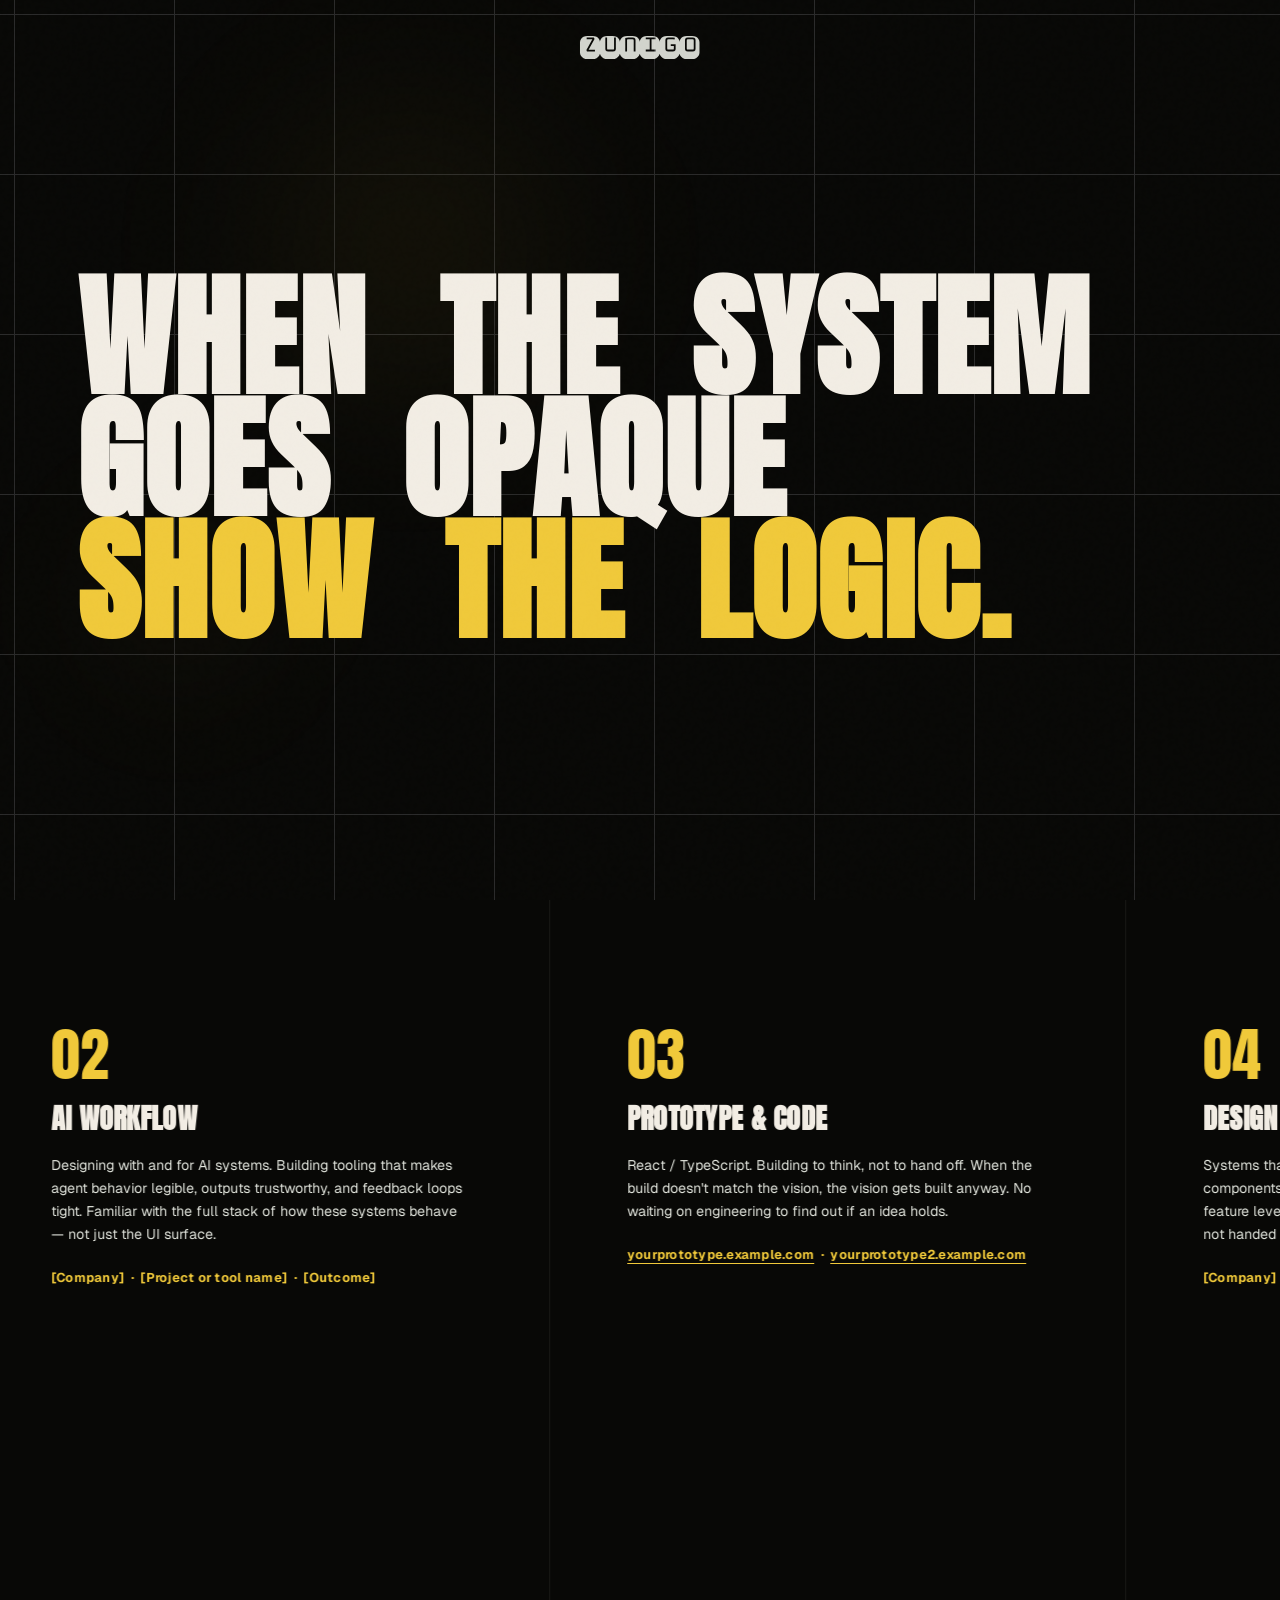
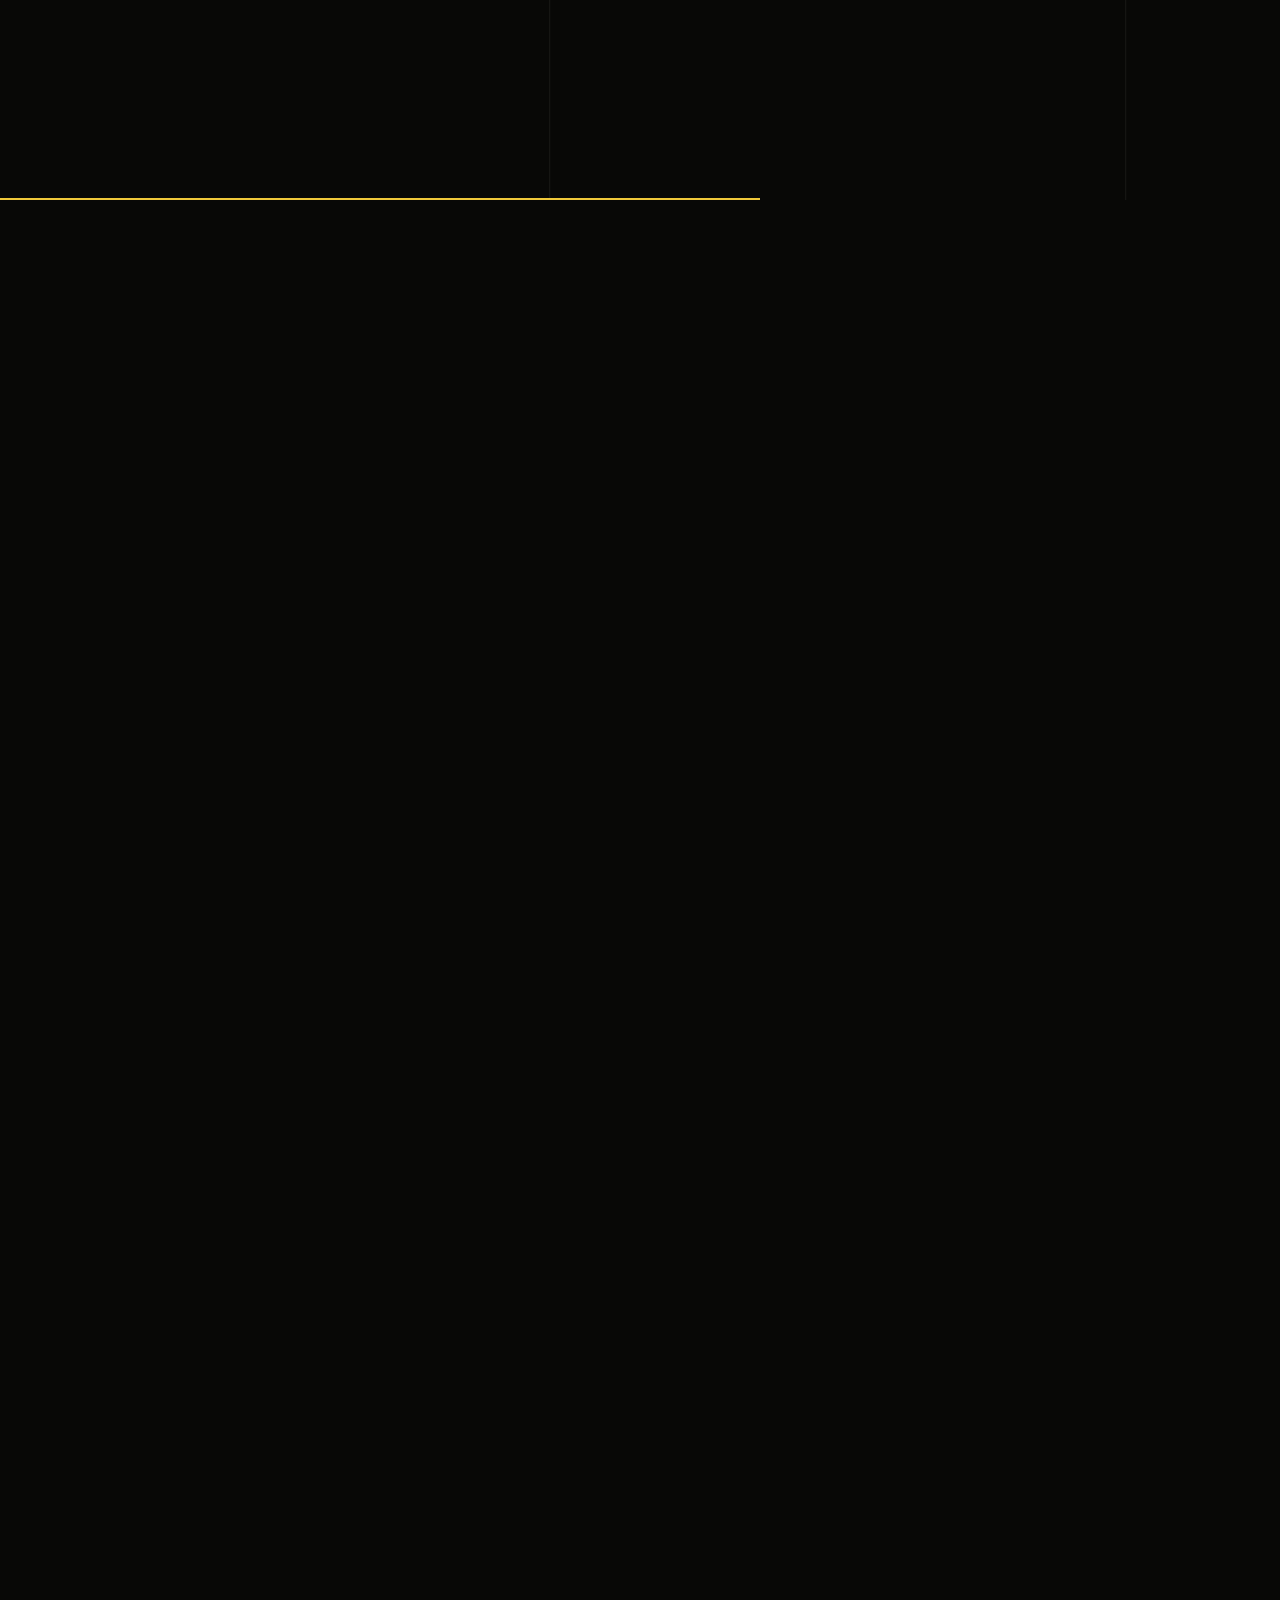
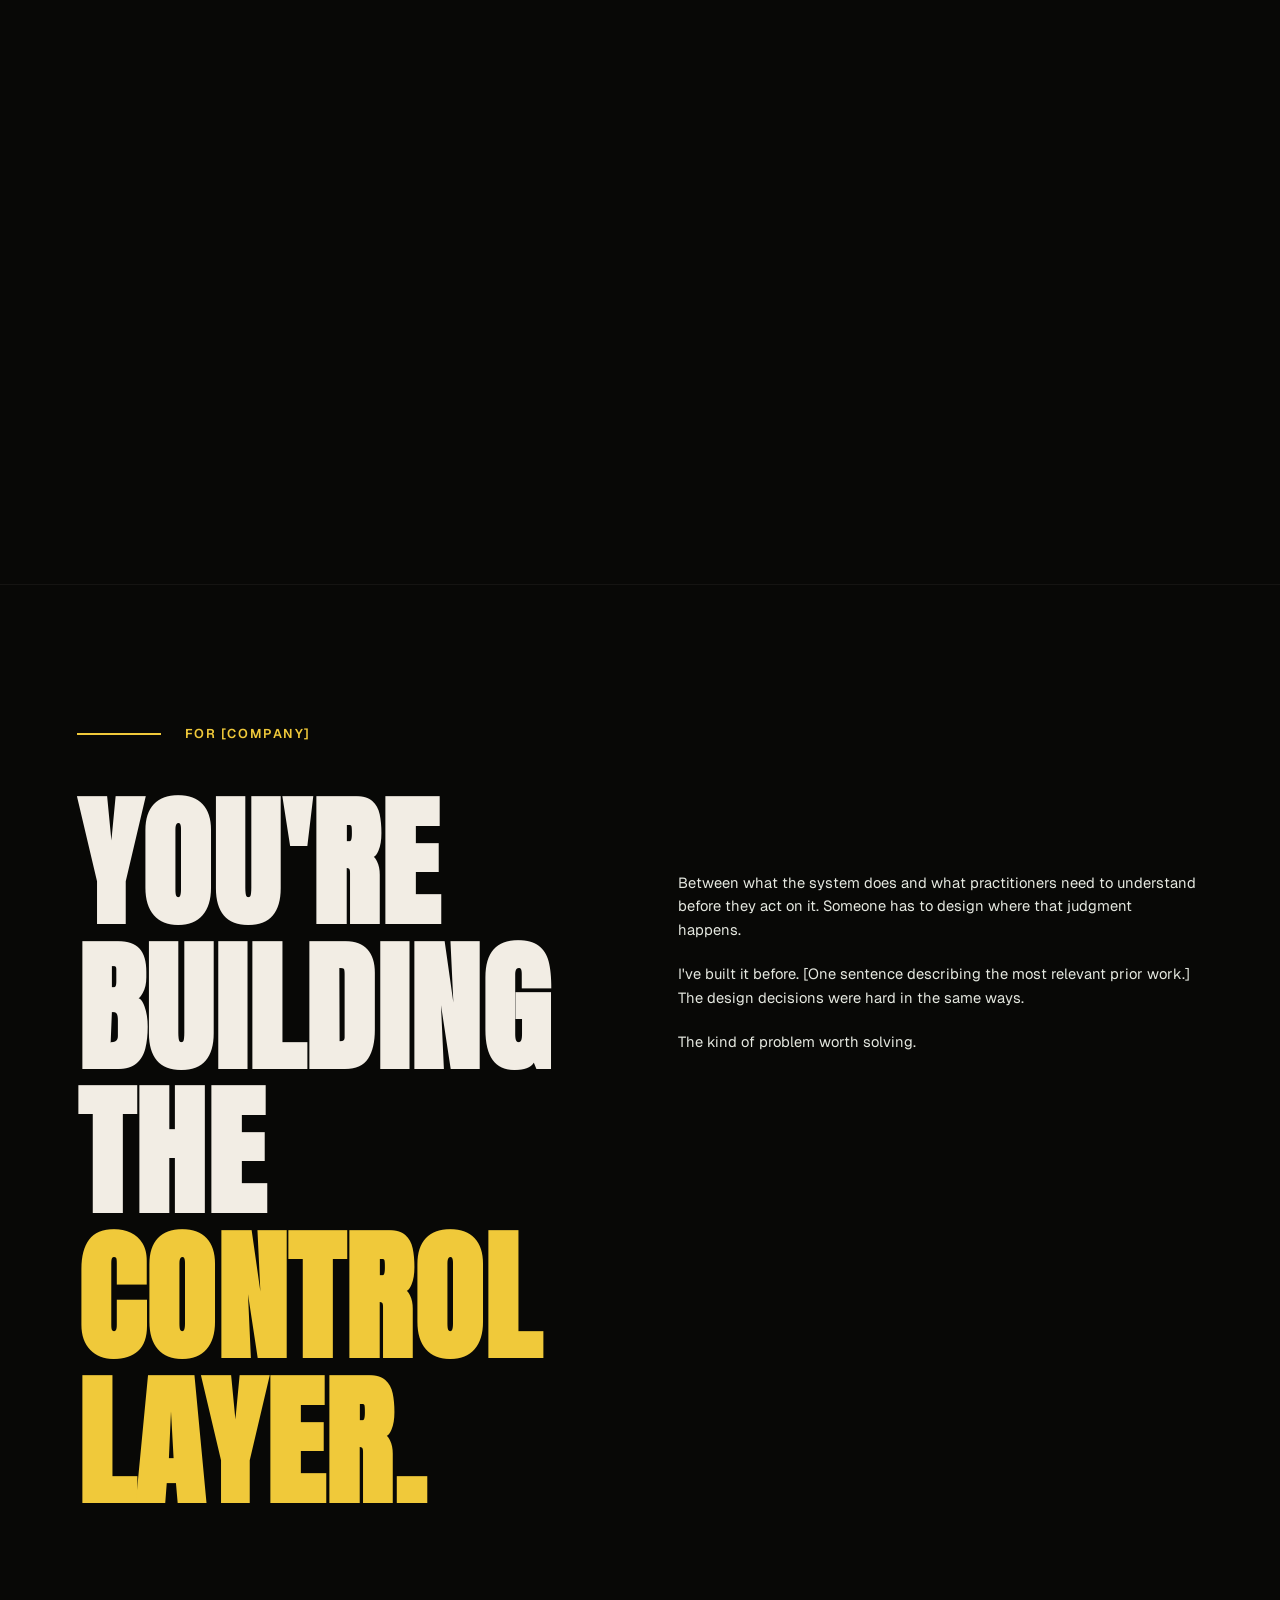
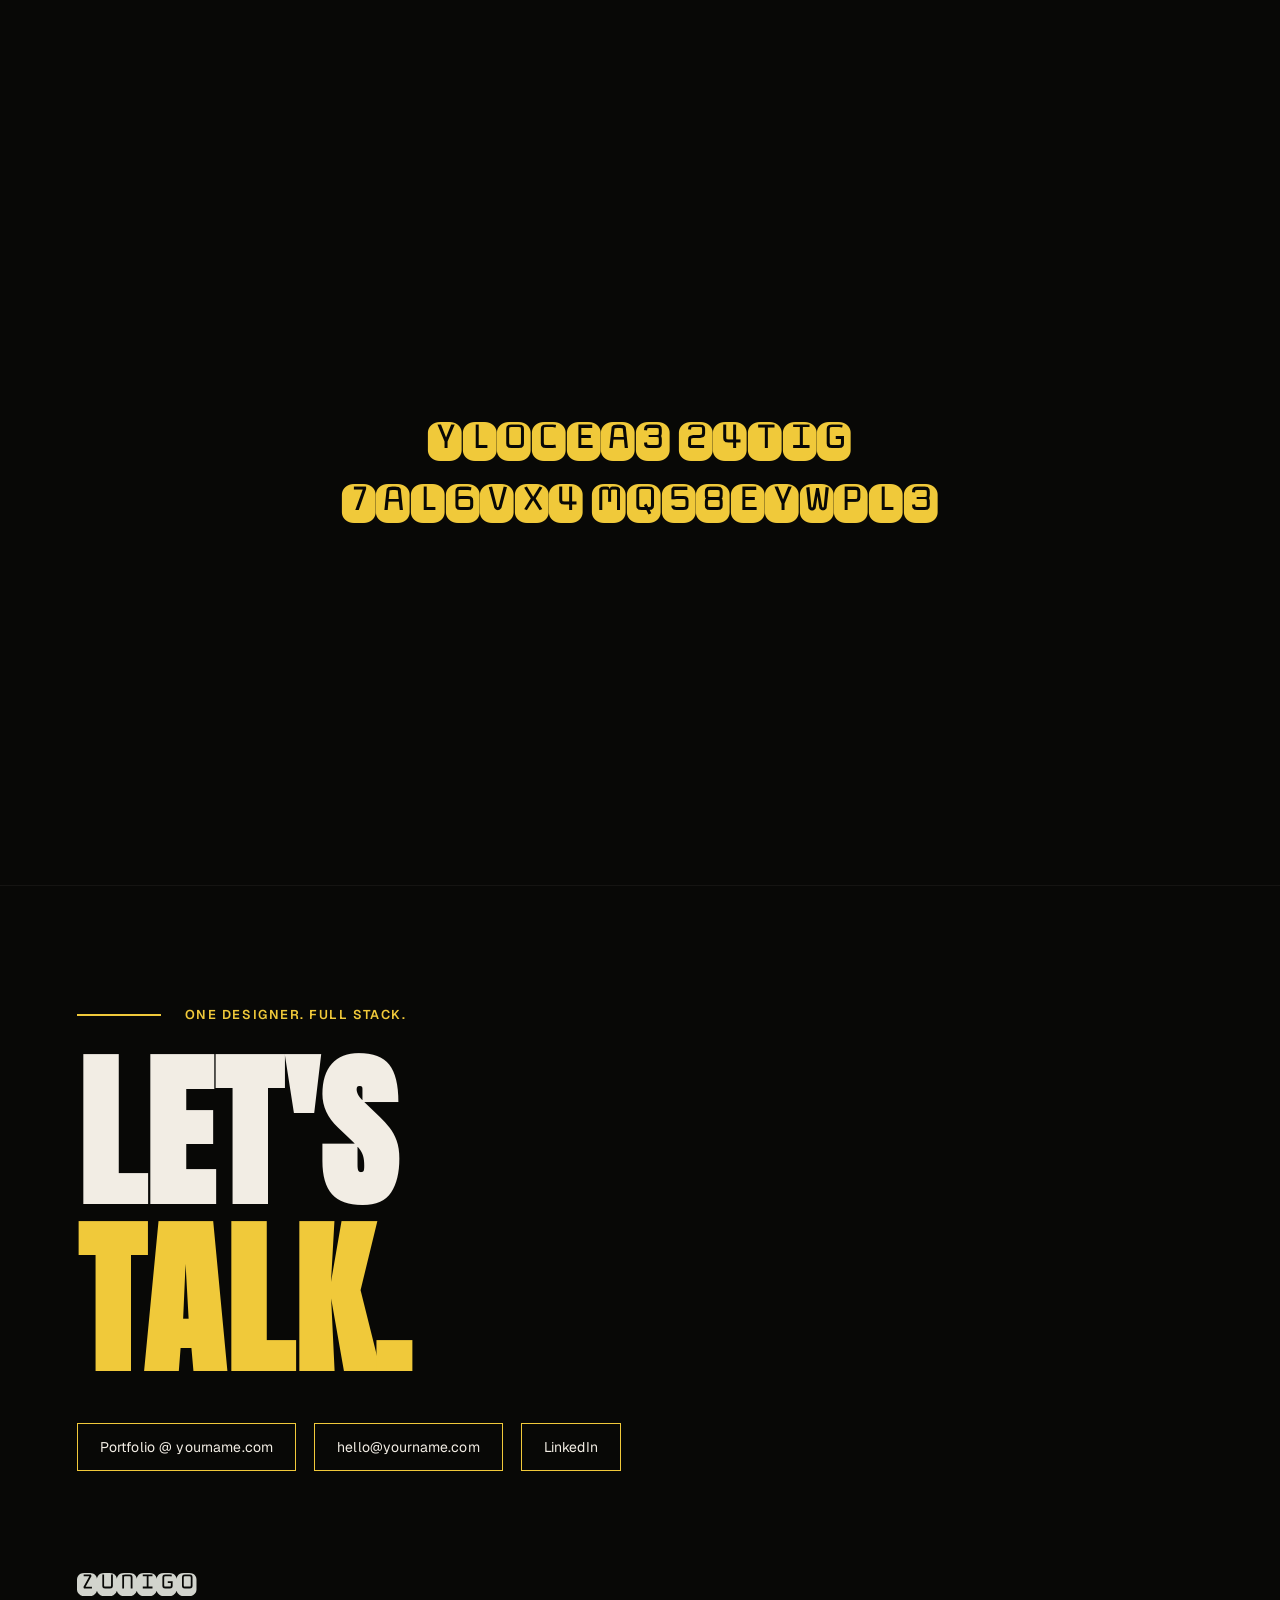
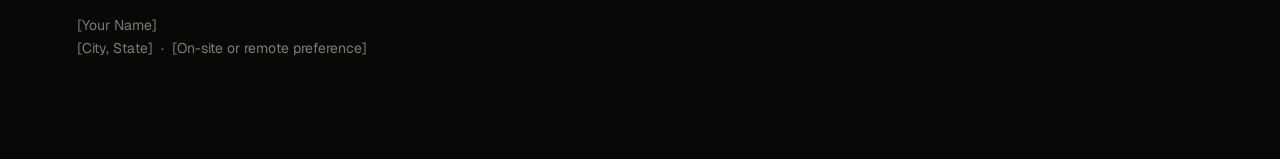
<file: demo-shapes/index.html>
<!DOCTYPE html>
<html lang="en">
<head>
  <meta charset="UTF-8">
  <meta name="viewport" content="width=device-width, initial-scale=1.0, viewport-fit=cover">
  <meta name="theme-color" content="#080806">
  <meta name="description"          content="Product design for technical platforms. Systems thinking, craft, and code.">
  <meta property="og:type"         content="website">
  <meta property="og:title"        content="[Your Name] — Product Design">
  <meta property="og:description"  content="Product design for technical platforms. Systems thinking, craft, and code.">
  <meta property="og:image"        content="https://zunigo-portfolio-teaser.netlify.app/shared/portfolio-teaser-social-preview.png">
  <meta name="twitter:card"        content="summary_large_image">
  <meta name="twitter:title"       content="[Your Name] — Product Design">
  <meta name="twitter:description" content="Product design for technical platforms. Systems thinking, craft, and code.">
  <meta name="twitter:image"       content="https://zunigo-portfolio-teaser.netlify.app/shared/portfolio-teaser-social-preview.png">
  <title>[Your Name] — Product Design</title>

  <link rel="icon" type="image/png" href="../shared/favicon.png">
  <link rel="apple-touch-icon" href="../shared/favicon.png">

  <link rel="preconnect" href="https://fonts.googleapis.com">
  <link rel="preconnect" href="https://fonts.gstatic.com" crossorigin="">
  <link href="https://fonts.googleapis.com/css2?family=Anton&amp;family=DM+Sans:ital,wght@0,300;0,400;0,500;1,300&amp;family=Geist:wght@400;500;600;700&amp;family=Monofett&amp;display=swap" rel="stylesheet">

  <link rel="stylesheet" href="../shared/styles.css?v=24">
</head>
<body>

  <!-- ── HERO ──
       Skeleton ships all four hero blocks; render.js adds
       hero--photo / shapes / gradient / solid from PITCH.hero.mode
       and CSS hides the unused ones. -->
  <section id="hero">
    <!-- mode: 'photo' -->
    <div class="hero-bg"></div>

    <!-- mode: 'shapes' (React Bits-derived; see shared/CREDITS.md) -->
    <canvas id="shapeGridBg" aria-hidden="true"></canvas>

    <!-- mode: 'gradient' -->
    <div class="hero-gradient" aria-hidden="true"></div>

    <div class="orb orb-1"></div>
    <div class="orb orb-2"></div>

    <a href="#" class="hero-logo" aria-label="Portfolio">
      <img src="../shared/logo.svg" alt="Your logo">
    </a>

    <div class="hero-tagline" id="heroTagline">
      <div class="ht-lines" id="heroTaglineLines">
        <!-- hydrated by render.js from PITCH.hero.tagline -->
      </div>
    </div>
  </section>

  <!-- Content scrolls over hero like window shade -->
  <div id="pageContent"></div>

  <!-- ── RANGE — horizontal scroll ── -->
  <div id="hScroll">
    <div id="hSticky">
      <div id="hProgress"></div>
      <div id="hTrack">
        <div class="h-intro" id="rangeIntro">
          <!-- hydrated -->
        </div>
        <!-- pillars are inserted here by render.js -->
        <div class="h-end"></div>
      </div>

      <div id="hDots" role="tablist" aria-label="Range sections">
        <!-- hydrated -->
      </div>
    </div>
  </div>

  <!-- ── STATEMENT ── -->
  <section id="statement">
    <div class="statement-label" id="statementLabel"><!-- hydrated --></div>
    <div class="statement-inner">
      <div class="statement-text" id="statementText"><!-- hydrated --></div>
      <div class="statement-para" id="statementPara"><!-- hydrated --></div>
    </div>
  </section>

  <div class="section-divider" id="divider2" aria-hidden="true"></div>

  <!-- ── DECRYPT INTERSTITIAL ── -->
  <section id="decrypt" data-screen-label="Decrypt interstitial">
    <h2 class="decrypt-line" data-final="SYSTEMS DON'T">SYSTEMS DON'T</h2>
    <h2 class="decrypt-line" data-final="EXPLAIN THEMSELVES">EXPLAIN THEMSELVES</h2>
  </section>

  <div class="section-divider" id="divider3" aria-hidden="true"></div>

  <!-- ── CTA ── -->
  <section id="cta">
    <div class="cta-label" id="ctaLabel"><!-- hydrated --></div>
    <div class="cta-headline" id="ctaHeadline"><!-- hydrated --></div>
    <div class="cta-links" id="ctaLinks"><!-- hydrated --></div>
    <div class="cta-footer">
      <a href="#" class="cta-mark" aria-label="Portfolio">
        <img src="../shared/logo.svg" alt="Your logo">
      </a>
      <div class="cta-name" id="ctaName"><!-- hydrated --></div>
      <div class="cta-meta" id="ctaMeta"><!-- hydrated --></div>
    </div>
  </section>

  <!-- ── Tweaks panel (chrome only; behavior.js wires it) ── -->
  <div id="tweaksPanel" role="dialog" aria-label="Tweaks">
    <div class="tw-header">
      <div class="tw-title">Tweaks</div>
      <button class="tw-close" id="twClose" aria-label="Close tweaks">×</button>
    </div>
    <div class="tw-row tw-color-row">
      <label for="twAccent">Accent color</label>
      <input type="color" id="twAccent">
    </div>
    <div class="tw-row">
      <label>Headline scale <span class="val" id="twScaleVal">1.00×</span></label>
      <input type="range" id="twScale" min="0.7" max="1.3" step="0.01">
    </div>
    <div class="tw-row">
      <label>Pillar hover ease <span class="val" id="twHoverVal">560ms</span></label>
      <input type="range" id="twHover" min="300" max="900" step="20">
    </div>
    <div class="tw-row tw-toggle">
      <label>Section divider</label>
      <div class="tw-switch" id="twDivider" role="switch" tabindex="0"></div>
    </div>
  </div>

  <!-- Order matters: config → render → behavior -->
  <script src="pitch.config.js?v=12"></script>
  <script src="../shared/render.js?v=6"></script>
  <script src="../shared/shape-grid.js?v=4"></script>
  <script src="../shared/behavior.js?v=6"></script>
</body>
</html>
</file>
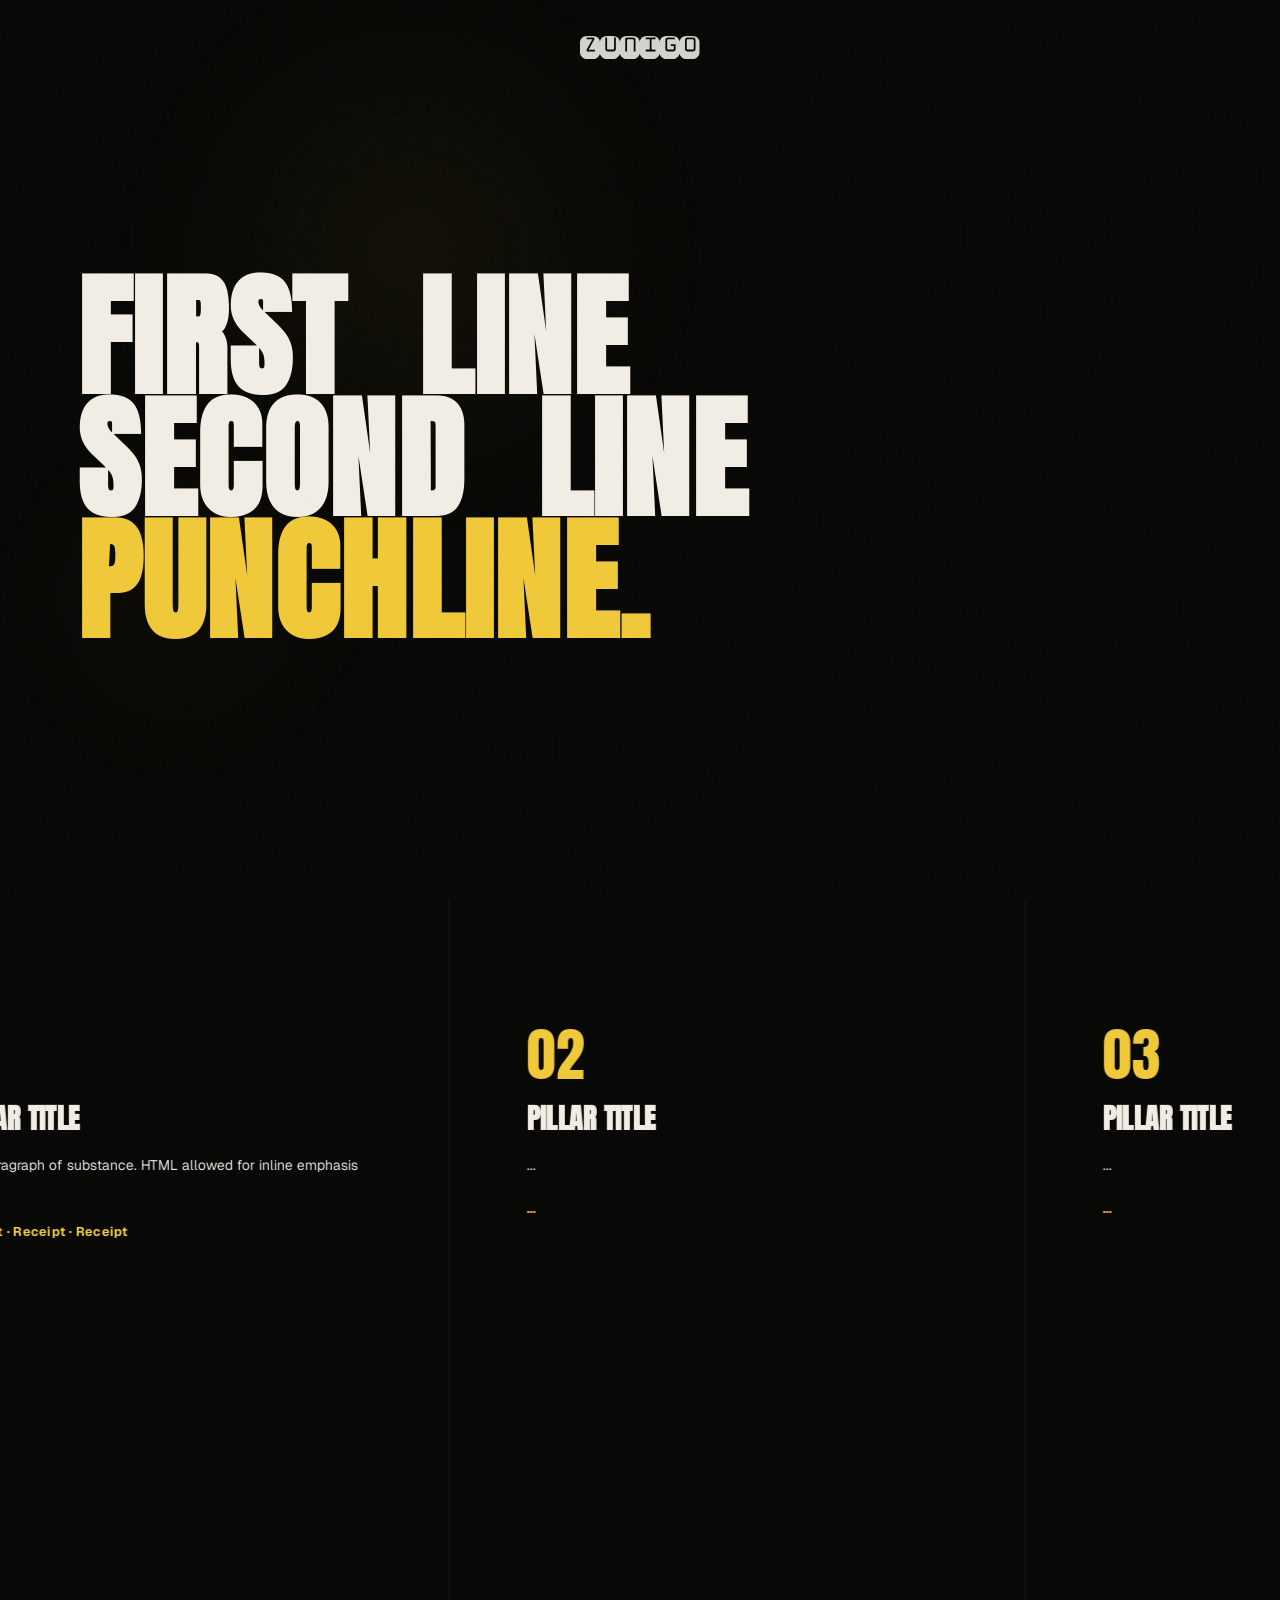
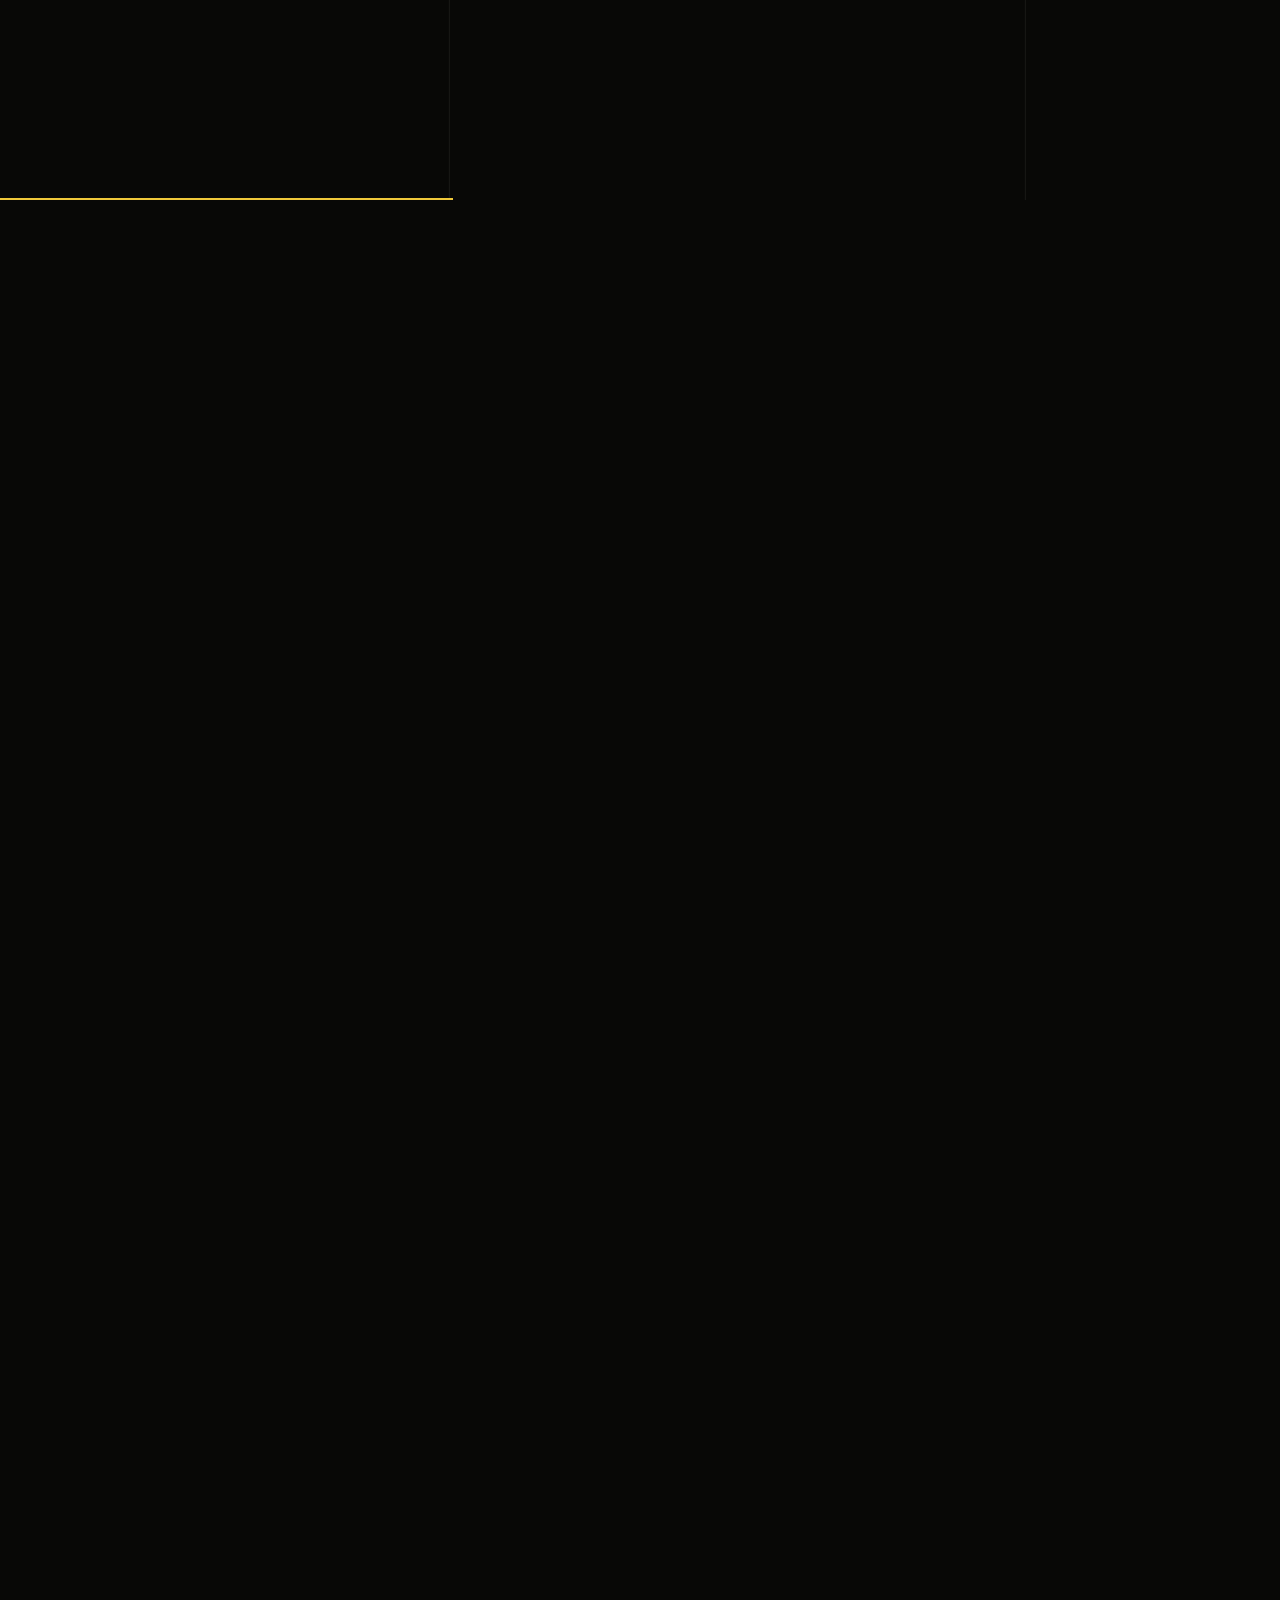
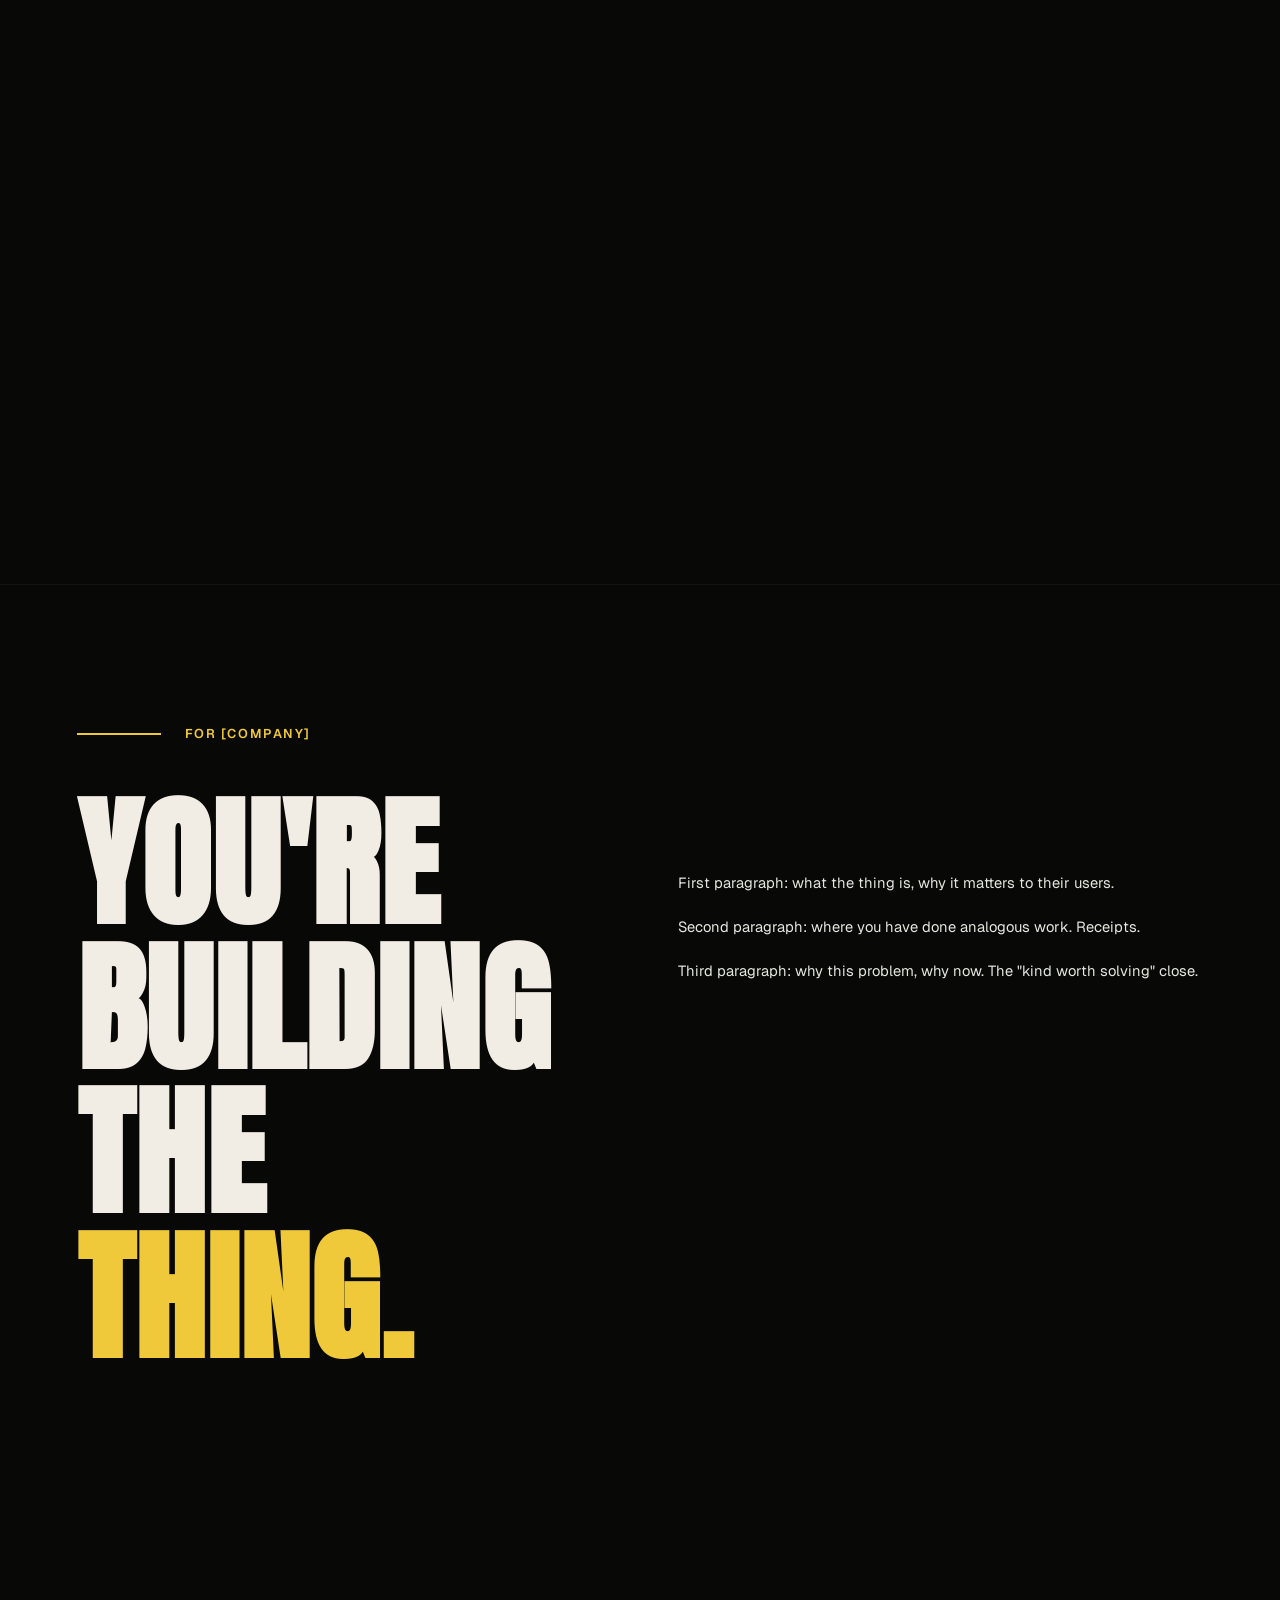
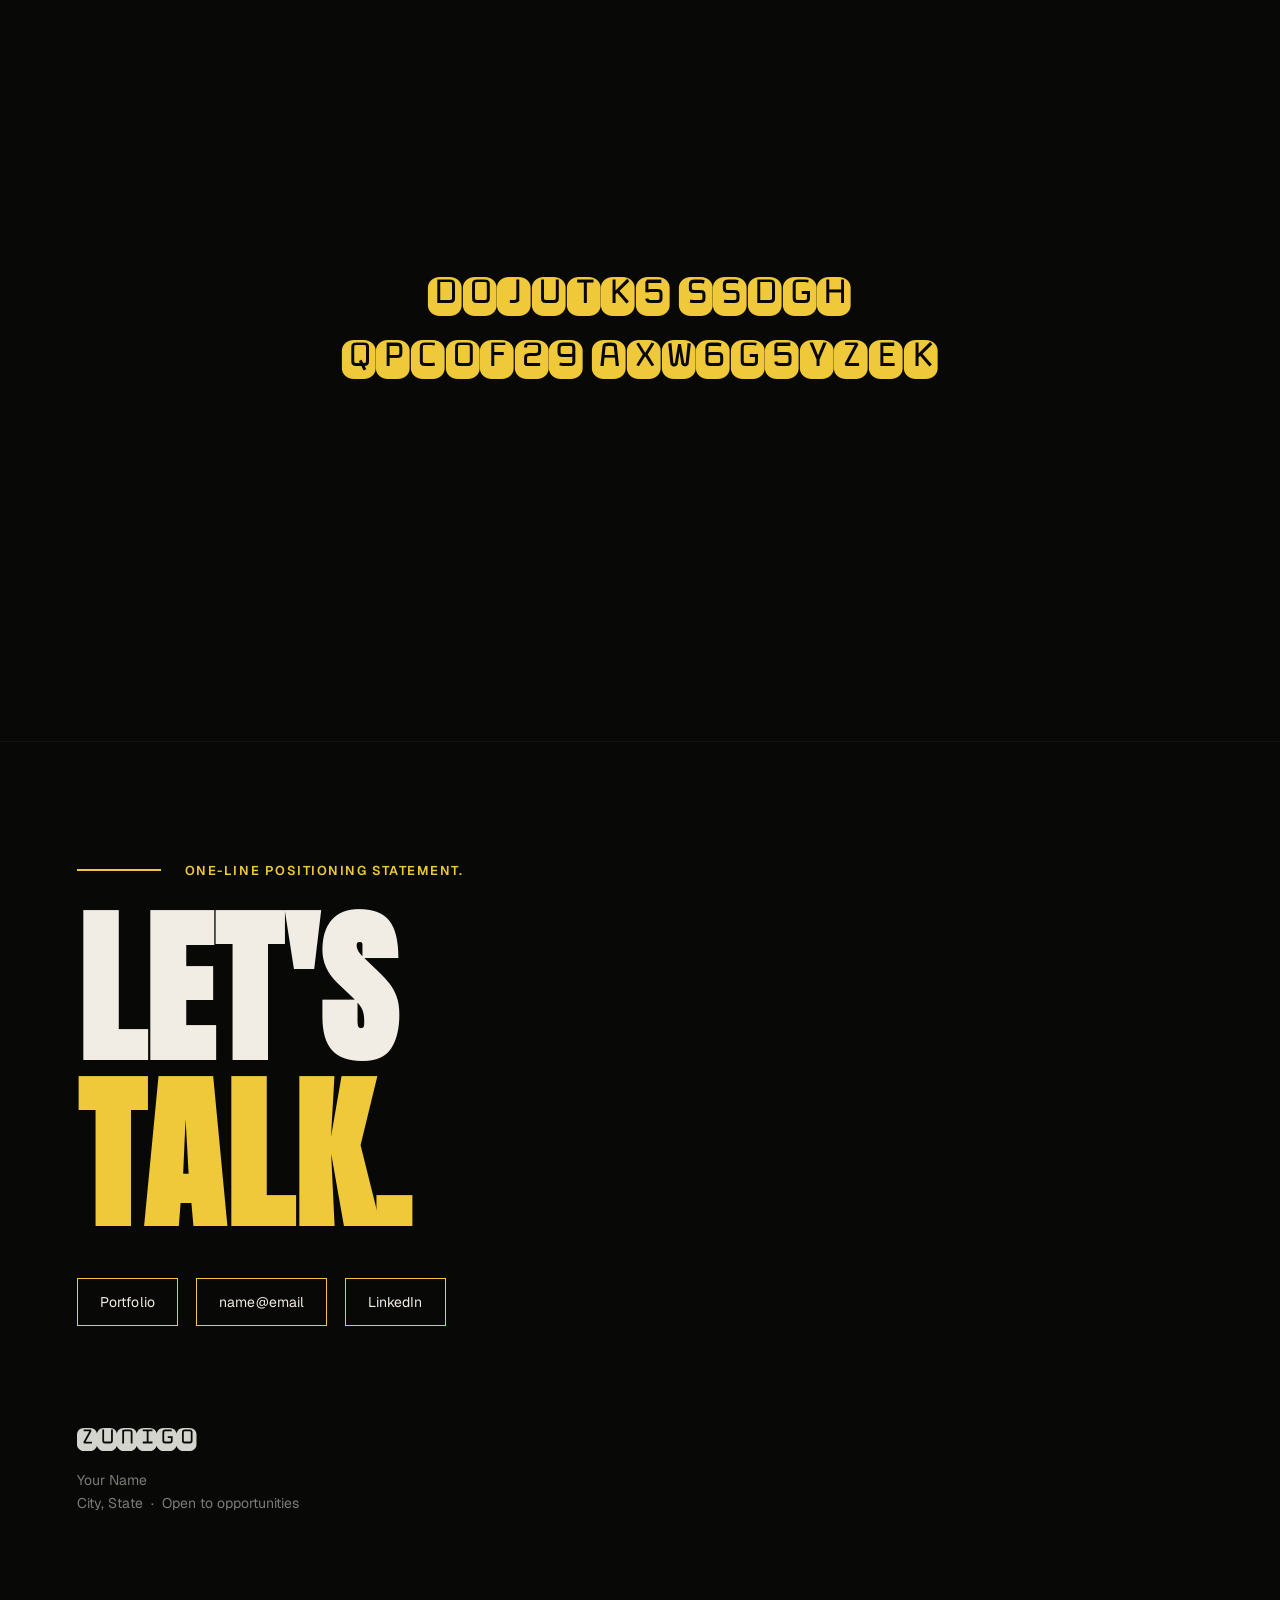
<file: template-pitch/index.html>
<!DOCTYPE html>
<html lang="en">
<head>
  <meta charset="UTF-8">
  <meta name="viewport" content="width=device-width, initial-scale=1.0, viewport-fit=cover">
  <meta name="theme-color" content="#080806">
  <meta name="description"          content="One-line summary used for the meta description and link previews.">
  <meta property="og:type"         content="website">
  <meta property="og:title"        content="Your Name — Pitch Title">
  <meta property="og:description"  content="One-line summary used for the meta description and link previews.">
  <meta property="og:image"        content="https://your-deploy-url.netlify.app/shared/portfolio-teaser-social-preview.png">
  <meta name="twitter:card"        content="summary_large_image">
  <meta name="twitter:title"       content="Your Name — Pitch Title">
  <meta name="twitter:description" content="One-line summary used for the meta description and link previews.">
  <meta name="twitter:image"       content="https://your-deploy-url.netlify.app/shared/portfolio-teaser-social-preview.png">
  <title>Pitch</title>

  <link rel="icon" type="image/png" href="../shared/favicon.png">
  <link rel="apple-touch-icon" href="../shared/favicon.png">

  <link rel="preconnect" href="https://fonts.googleapis.com">
  <link rel="preconnect" href="https://fonts.gstatic.com" crossorigin="">
  <link href="https://fonts.googleapis.com/css2?family=Anton&amp;family=DM+Sans:ital,wght@0,300;0,400;0,500;1,300&amp;family=Geist:wght@400;500;600;700&amp;family=Monofett&amp;display=swap" rel="stylesheet">

  <link rel="stylesheet" href="../shared/styles.css?v=24">
</head>
<body>

  <!-- ── HERO ──
       Skeleton ships BOTH backgrounds; render.js adds
       .hero--photo or .hero--shapes from PITCH.hero.mode
       and CSS hides the unused one. -->
  <section id="hero">
    <!-- mode: 'photo' -->
    <div class="hero-bg"></div>

    <!-- mode: 'shapes' (React Bits-derived; see shared/CREDITS.md) -->
    <canvas id="shapeGridBg" aria-hidden="true"></canvas>

    <!-- mode: 'gradient' -->
    <div class="hero-gradient" aria-hidden="true"></div>

    <!-- mode: 'solid' renders nothing — body bg shows through -->

    <div class="orb orb-1"></div>
    <div class="orb orb-2"></div>

    <a href="#" class="hero-logo" aria-label="Portfolio">
      <img src="../shared/logo.svg" alt="Your logo">
    </a>

    <div class="hero-tagline" id="heroTagline">
      <div class="ht-lines" id="heroTaglineLines">
        <!-- hydrated by render.js from PITCH.hero.tagline -->
      </div>
    </div>
  </section>

  <!-- Content scrolls over hero like window shade -->
  <div id="pageContent"></div>

  <!-- ── RANGE — horizontal scroll ── -->
  <div id="hScroll">
    <div id="hSticky">
      <div id="hProgress"></div>
      <div id="hTrack">
        <div class="h-intro" id="rangeIntro">
          <!-- hydrated -->
        </div>
        <!-- pillars are inserted here by render.js -->
        <div class="h-end"></div>
      </div>

      <div id="hDots" role="tablist" aria-label="Range sections">
        <!-- hydrated -->
      </div>
    </div>
  </div>

  <!-- ── STATEMENT ── -->
  <section id="statement">
    <div class="statement-label" id="statementLabel"><!-- hydrated --></div>
    <div class="statement-inner">
      <div class="statement-text" id="statementText"><!-- hydrated --></div>
      <div class="statement-para" id="statementPara"><!-- hydrated --></div>
    </div>
  </section>

  <div class="section-divider" id="divider2" aria-hidden="true"></div>

  <!-- ── DECRYPT INTERSTITIAL ── -->
  <section id="decrypt" data-screen-label="Decrypt interstitial">
    <h2 class="decrypt-line" data-final="SYSTEMS DON'T">SYSTEMS DON'T</h2>
    <h2 class="decrypt-line" data-final="EXPLAIN THEMSELVES">EXPLAIN THEMSELVES</h2>
  </section>

  <div class="section-divider" id="divider3" aria-hidden="true"></div>

  <!-- ── CTA ── -->
  <section id="cta">
    <div class="cta-label" id="ctaLabel"><!-- hydrated --></div>
    <div class="cta-headline" id="ctaHeadline"><!-- hydrated --></div>
    <div class="cta-links" id="ctaLinks"><!-- hydrated --></div>
    <div class="cta-footer">
      <a href="#" class="cta-mark" aria-label="Portfolio">
        <img src="../shared/logo.svg" alt="Your logo">
      </a>
      <div class="cta-name" id="ctaName"><!-- hydrated --></div>
      <div class="cta-meta" id="ctaMeta"><!-- hydrated --></div>
    </div>
  </section>

  <!-- ── Tweaks panel (chrome only; behavior.js wires it) ── -->
  <div id="tweaksPanel" role="dialog" aria-label="Tweaks">
    <div class="tw-header">
      <div class="tw-title">Tweaks</div>
      <button class="tw-close" id="twClose" aria-label="Close tweaks">×</button>
    </div>
    <div class="tw-row tw-color-row">
      <label for="twAccent">Accent color</label>
      <input type="color" id="twAccent">
    </div>
    <div class="tw-row">
      <label>Headline scale <span class="val" id="twScaleVal">1.00×</span></label>
      <input type="range" id="twScale" min="0.7" max="1.3" step="0.01">
    </div>
    <div class="tw-row">
      <label>Pillar hover ease <span class="val" id="twHoverVal">560ms</span></label>
      <input type="range" id="twHover" min="300" max="900" step="20">
    </div>
    <div class="tw-row tw-toggle">
      <label>Section divider</label>
      <div class="tw-switch" id="twDivider" role="switch" tabindex="0"></div>
    </div>
  </div>

  <!-- Order matters: config → render → behavior -->
  <script src="pitch.config.js?v=1"></script>
  <script src="../shared/render.js?v=6"></script>
  <script src="../shared/shape-grid.js?v=4"></script>
  <script src="../shared/behavior.js"></script>
</body>
</html>
</file>
<file: shared/styles.css>
/* ============================================================
   portfolio-teaser — shared stylesheet
   Used by every pitch folder. Per-pitch copy lives in
   pitch.config.js; all visual rules live here.
   ============================================================ */

*, *::before, *::after { margin: 0; padding: 0; box-sizing: border-box; }
html, body, p, h1, h2, h3, h4, h5, h6, ul, ol, figure, blockquote { margin: 0; padding: 0; }

:root {
  --bg:           #080806;
  --cream:        #F2EDE4;
  --cream-dim:    rgba(242,237,228,.50);
  --accent:       #F0C93A;
  --pillar-hover-ms: 560ms;
  --headline-scale: 1;
  /* Swap this variable to change the display typeface across the whole template.
     Anton is free under SIL OFL (fonts.google.com/specimen/Anton).
     Load your chosen typeface via the <link> tag in index.html, then update this value. */
  --font-display: 'Anton', 'Bebas Neue', 'Impact', 'Arial Black', sans-serif;
  --body:         'DM Sans', sans-serif;
  --sub:          'Geist', sans-serif;
  --pad:          clamp(20px, 6vw, 80px);
}

html {
  scroll-behavior: smooth;
  -webkit-text-size-adjust: 100%;
}

body {
  background: var(--bg);
  color: var(--cream);
  font-family: var(--body);
  overflow-x: hidden;
  -webkit-font-smoothing: antialiased;
  -moz-osx-font-smoothing: grayscale;
}

/* Grain */
body::after {
  content: '';
  position: fixed; inset: 0;
  background-image: url("data:image/svg+xml,%3Csvg viewBox='0 0 200 200' xmlns='http://www.w3.org/2000/svg'%3E%3Cfilter id='n'%3E%3CfeTurbulence type='fractalNoise' baseFrequency='0.85' numOctaves='4' stitchTiles='stitch'/%3E%3C/filter%3E%3Crect width='100%25' height='100%25' filter='url(%23n)' opacity='0.035'/%3E%3C/svg%3E");
  pointer-events: none;
  z-index: 8000;
  opacity: .4;
}

/* ── Hero logo mark — top center ── */
.hero-logo {
  position: absolute;
  top: clamp(24px, 4vh, 48px);
  left: 50%;
  transform: translateX(-50%);
  z-index: 15;
  display: inline-block;
  opacity: 0;
  animation: heroLogoIn .9s ease .3s forwards;
  transition: opacity .3s ease;
}
@keyframes heroLogoIn {
  from { opacity: 0; transform: translate(-50%, -8px); }
  to { opacity: 1; transform: translate(-50%, 0); }
}
.hero-logo img {
  display: block;
  height: clamp(20px, 1.8vw, 26px);
  width: auto;
  opacity: .92;
  transition: filter .3s ease, opacity .3s ease;
}
@media (hover: hover) {
  .hero-logo:hover img { filter: brightness(1.15); opacity: 1; }
}

/* ── HERO ── */
#hero {
  height: 100vh;          /* fallback for older Android Chrome / Safari */
  height: 100svh;         /* small viewport height — stable under URL bar */
  min-height: 560px;      /* don't collapse on tiny landscape phones */
  display: flex;
  flex-direction: column;
  justify-content: center;
  padding: clamp(80px, 12vh, 140px) var(--pad) clamp(60px, 10vh, 100px);
  position: sticky;
  top: 0;
  overflow: hidden;
  z-index: 0;
  transition: opacity .5s ease;
}

.hero-bg {
  position: absolute;
  inset: -8%;
  background-image: var(--hero-image);
  background-position: center 55%;
  background-size: cover;
  background-repeat: no-repeat;
  z-index: 0;
  will-change: transform;
  transition: transform .05s linear;
}

#hero > *:not(.hero-bg):not(.hero-logo):not(.hero-tagline):not(#shapeGridBg) { position: relative; z-index: 1; }
.hero-tagline { z-index: 1; }

/* ── Hero mode switching ──
   The skeleton ships .hero-bg (photo), #shapeGridBg (canvas), and
   .hero-gradient (CSS-only). render.js adds hero--photo / shapes /
   gradient / solid to #hero based on PITCH.hero.mode; CSS hides the
   unused ones. */
.hero--photo    #shapeGridBg,
.hero--photo    .hero-gradient { display: none; }
.hero--shapes   .hero-bg,
.hero--shapes   .hero-gradient { display: none; }
.hero--gradient .hero-bg,
.hero--gradient #shapeGridBg   { display: none; }
.hero--solid    .hero-bg,
.hero--solid    #shapeGridBg,
.hero--solid    .hero-gradient { display: none; }

/* Gradient hero — defaults to a subtle radial vignette from --bg.
   Override entirely per-pitch via --hero-gradient in PITCH.theme. */
.hero-gradient {
  position: absolute;
  inset: 0;
  background: var(--hero-gradient,
    radial-gradient(
      ellipse at 50% 60%,
      var(--hero-tint, #1a1a17) 0%,
      var(--bg) 70%
    )
  );
  pointer-events: none;
  z-index: 0;
}

#shapeGridBg {
  position: absolute;
  inset: 0;
  width: 100%;
  height: 100%;
  z-index: 0;
  pointer-events: auto;
  display: block;
}

.orb {
  position: absolute;
  border-radius: 50%;
  pointer-events: none;
}
.orb-1 {
  width: clamp(180px, 38vw, 500px);
  height: clamp(180px, 38vw, 500px);
  background: radial-gradient(circle, rgba(240,201,58,.07) 0%, transparent 70%);
  top: -10%; right: -8%;
  filter: blur(clamp(40px, 6vw, 90px));
  animation: pulse 9s ease-in-out infinite;
}
.orb-2 {
  width: clamp(130px, 26vw, 320px);
  height: clamp(130px, 26vw, 320px);
  background: radial-gradient(circle, rgba(240,201,58,.04) 0%, transparent 70%);
  bottom: 10%; left: -5%;
  filter: blur(clamp(30px, 5vw, 80px));
  animation: pulse 11s ease-in-out 3s infinite;
}
@keyframes pulse {
  0%, 100% { opacity: 1; }
  50%      { opacity: .5; }
}

/* ── Hero tagline ── */
.hero-tagline {
  position: absolute;
  top: 0;
  left: 0;
  right: 0;
  bottom: 0;
  padding: clamp(80px, 12vh, 140px) var(--pad) clamp(60px, 10vh, 100px);
  pointer-events: none;
  display: flex;
  flex-direction: column;
  justify-content: center;
}

@media (max-width: 600px) {
  .hero-tagline {
    padding: clamp(100px, 16vh, 140px) var(--pad) clamp(80px, 12vh, 120px);
  }
}

.ht-line {
  font-family: var(--font-display);
  font-weight: 900;
  text-transform: uppercase;
  line-height: .88;
  color: var(--cream);
  display: block;
  font-size: calc(clamp(36px, 10.5vw, 200px) * var(--headline-scale));
  white-space: nowrap;
  letter-spacing: 0.01em;
  word-spacing: 0.3em;
  opacity: 0;
  transform: translateY(24px);
}
.ht-line + .ht-line { margin-top: clamp(2px, .3vw, 6px); }
.ht-line.ht-accent { color: var(--accent); }

.ht-line.ht-line-1 { animation: htReveal .9s cubic-bezier(.16,1,.3,1) .7s forwards; }
.ht-line.ht-line-2 { animation: htReveal .9s cubic-bezier(.16,1,.3,1) .95s forwards; }
.ht-line.ht-line-3 { animation: htReveal .9s cubic-bezier(.16,1,.3,1) 1.2s forwards; }
.ht-line.ht-line-4 { animation: htReveal .9s cubic-bezier(.16,1,.3,1) 1.45s forwards; }

@keyframes htReveal {
  from { opacity: 0; transform: translateY(24px); }
  to   { opacity: 1; transform: translateY(0); }
}

/* ── RANGE — horizontal scroll ── */
.section-label {
  font-family: var(--sub);
  font-size: clamp(11px, 1vw, 13px);
  font-weight: 600;
  letter-spacing: .12em;
  text-transform: uppercase;
  color: var(--accent);
  margin-bottom: clamp(20px, 2.4vw, 28px);
  display: flex;
  align-items: center;
  gap: 24px;
}
.section-label::before {
  content: '';
  width: 84px; height: 2px;
  background: var(--accent);
  flex-shrink: 0;
}

#hScroll { position: relative; }

#hSticky {
  position: sticky;
  top: 0;
  height: 100vh;
  overflow: hidden;
  width: 100%;
  background: var(--bg);
}

#hTrack {
  display: flex;
  height: 100%;
  will-change: transform;
  align-items: stretch;
  transform: translateX(0);
}

.h-intro {
  flex-shrink: 0;
  width: clamp(400px, 45vw, 680px);
  height: 100%;
  display: flex;
  flex-direction: column;
  justify-content: flex-start;
  padding: clamp(96px, 14vh, 180px) clamp(40px, 6vw, 100px) clamp(48px, 8vw, 100px);
  border-right: 1px solid rgba(242,237,228,.08);
}

.range-headline {
  font-family: var(--font-display);
  font-weight: 900;
  font-size: clamp(68px, 11vw, 180px);
  line-height: 1.0;
  text-transform: uppercase;
  margin-top: clamp(12px, 2vw, 20px);
  letter-spacing: 0.01em;
  word-spacing: 0.3em;
}
.range-headline em { color: var(--accent); font-style: normal; }

.h-pillar {
  flex-shrink: 0;
  width: clamp(380px, 45vw, 600px);
  height: 100%;
  display: flex;
  flex-direction: column;
  justify-content: flex-start;
  padding: clamp(96px, 14vh, 180px) clamp(48px, 6vw, 90px) clamp(48px, 7vw, 100px);
  border-right: 1px solid rgba(242,237,228,.08);
  position: relative;
  overflow: hidden;
}
@media (max-width: 600px) {
  .h-pillar { width: 88vw; }
  .h-intro  { width: 88vw; }
  .h-end    { width: 12vw; }
}

.pillar-circle {
  position: absolute;
  /* Anchor to the content block (which sits at the top of the pillar)
     rather than the geometric center of the full-height column. */
  top: 32%;
  left: 50%;
  width: clamp(520px, 62vw, 820px);
  height: clamp(520px, 62vw, 820px);
  border-radius: 50%;
  background: rgba(240,201,58,.055);
  transform: translate(-50%, -50%) scale(0);
  transform-origin: center center;
  pointer-events: none;
  z-index: 0;
  transition: transform var(--pillar-hover-ms) cubic-bezier(.22,1,.36,1),
              opacity   var(--pillar-hover-ms) cubic-bezier(.22,1,.36,1);
  opacity: 0;
  will-change: transform, opacity;
}
.h-pillar > *:not(.pillar-circle) { position: relative; z-index: 1; }

@media (hover: hover) and (pointer: fine) {
  .h-pillar:hover .pillar-circle {
    transform: translate(-50%, -50%) scale(1);
    opacity: 1;
  }
}

@media (hover: none), (pointer: coarse) {
  .pillar-circle { display: none; }
  .h-pillar::before {
    content: '';
    position: absolute;
    top: 0;
    left: clamp(48px, 6vw, 90px);
    width: 32px;
    height: 2px;
    background: var(--accent);
    z-index: 2;
  }
}

.h-end {
  flex-shrink: 0;
  width: 30vw;
  height: 100%;
}

.pillar-number {
  font-family: var(--font-display);
  font-weight: 300;
  font-size: clamp(40px, 4.5vw, 72px);
  line-height: 1;
  letter-spacing: .01em;
  color: var(--accent);
  margin-bottom: clamp(14px, 2vw, 20px);
}
.pillar-title {
  font-family: var(--font-display);
  font-weight: 900;
  font-size: clamp(22px, 2.2vw, 34px);
  text-transform: uppercase;
  letter-spacing: .01em;
  line-height: 1;
  color: var(--cream);
  margin-bottom: clamp(14px, 1.8vw, 22px);
}
.pillar-body {
  font-family: 'Geist', sans-serif;
  font-size: clamp(13px, 1.2vw, 14px);
  font-weight: 400;
  line-height: 1.65;
  color: #E4E7DF;
}
.pillar-link {
  color: inherit;
  text-decoration: none;
  border-bottom: 1px solid var(--accent);
  transition: color .3s ease;
}
@media (hover: hover) {
  .pillar-link:hover { color: var(--accent); }
}

.pillar-proof {
  margin-top: clamp(14px, 2vw, 22px);
  font-family: 'Geist', sans-serif;
  font-size: clamp(11px, 1vw, 13px);
  color: var(--accent);
  font-weight: 700;
  letter-spacing: .02em;
  line-height: 1.6;
}

@media (max-width: 600px) {
  .pillar-proof {
    display: flex;
    flex-direction: column;
    gap: 14px;
    line-height: 1.3;
  }
  .pillar-proof .pillar-link {
    display: inline-block;
    padding: 8px 0;
    min-height: 44px;
    line-height: 1.3;
  }
  .pillar-proof { font-size: 0; }
  .pillar-proof > * { font-size: 13px; }
}

#hProgress {
  position: absolute;
  bottom: 0; left: 0;
  height: 2px;
  background: var(--accent);
  width: 0%;
  transition: width .1s linear;
  z-index: 10;
}

#hDots {
  display: none;
  position: absolute;
  left: 0; right: 0;
  bottom: 20px;
  justify-content: center;
  gap: 10px;
  z-index: 12;
  pointer-events: auto;
}
#hDots button {
  width: 28px;
  height: 28px;
  padding: 0;
  border: none;
  background: transparent;
  cursor: pointer;
  display: flex;
  align-items: center;
  justify-content: center;
}
#hDots button::before {
  content: '';
  width: 8px;
  height: 8px;
  border-radius: 50%;
  background: rgba(242,237,228,.3);
  transition: background .25s ease, transform .25s ease;
}
#hDots button.active::before {
  background: var(--accent);
  transform: scale(1.3);
}

@media (max-width: 768px) {
  #hScroll.mobile-mode { height: auto !important; }
  #hScroll.mobile-mode #hSticky {
    position: relative;
    top: auto;
    height: 80svh;
    min-height: 520px;
  }
  #hScroll.mobile-mode #hTrack {
    transform: none !important;
    overflow-x: auto;
    overflow-y: hidden;
    scroll-snap-type: x mandatory;
    -webkit-overflow-scrolling: touch;
    scrollbar-width: none;
  }
  #hScroll.mobile-mode #hTrack::-webkit-scrollbar { display: none; }
  #hScroll.mobile-mode .h-pillar,
  #hScroll.mobile-mode .h-intro {
    scroll-snap-align: start;
    scroll-snap-stop: always;
    width: 100vw;
  }
  #hScroll.mobile-mode .h-end { display: none; }
  #hScroll.mobile-mode #hProgress { display: none; }
  #hScroll.mobile-mode #hDots { display: flex; }
}

#statement, #cta { background: var(--bg); }

/* ── DECRYPT INTERSTITIAL ── */
#decrypt {
  background: var(--bg);
  min-height: 92vh;
  padding: clamp(96px, 16vw, 200px) var(--pad);
  display: flex;
  flex-direction: column;
  align-items: center;
  justify-content: center;
  gap: clamp(4px, 0.6vw, 10px);
  text-align: center;
}
.decrypt-line {
  margin: 0;
  font-family: 'Monofett', 'Courier New', monospace;
  font-weight: 400;
  font-size: clamp(24px, 4.5vw, 72px);
  line-height: 0.95;
  letter-spacing: 0.01em;
  color: var(--accent);
  text-transform: uppercase;
  white-space: nowrap;
  /* glyph stability while scrambling */
  font-variant-ligatures: none;
}
@media (max-width: 720px) {
  .decrypt-line { font-size: clamp(18px, 5.5vw, 40px); }
}

.section-divider {
  height: 2px;
  width: 100%;
  background: var(--accent);
  transform: scaleX(0);
  transform-origin: left center;
  position: relative;
  z-index: 11;
  will-change: transform;
}
@media (prefers-reduced-motion: reduce) {
  .section-divider { transform: scaleX(1) !important; }
}

/* ── STATEMENT ── */
#statement {
  padding: clamp(80px, 12vw, 140px) var(--pad);
  border-top: 1px solid rgba(242,237,228,.05);
}

.statement-inner {
  display: grid;
  grid-template-columns: minmax(0, 1fr) minmax(0, 1fr);
  gap: clamp(32px, 6vw, 96px);
  align-items: start;
}
@media (max-width: 860px) {
  .statement-inner { grid-template-columns: 1fr; }
}

.statement-label {
  font-family: var(--sub);
  font-size: clamp(11px, 1vw, 13px);
  font-weight: 600;
  letter-spacing: .12em;
  text-transform: uppercase;
  color: var(--accent);
  margin-bottom: clamp(32px, 5vw, 52px);
  display: flex;
  align-items: center;
  gap: 24px;
  opacity: 0;
  transform: translateY(14px);
  transition: opacity .6s ease, transform .6s ease;
}
.statement-label::before {
  content: '';
  width: 84px; height: 2px;
  background: var(--accent);
  flex-shrink: 0;
}
.statement-label.visible { opacity: 1; transform: translateY(0); }

.statement-text {
  font-family: var(--font-display);
  font-weight: 900;
  font-size: calc(clamp(56px, 11vw, 180px) * var(--headline-scale));
  line-height: 1.0;
  text-transform: uppercase;
  letter-spacing: .01em;
  word-spacing: 0.3em;
}
.statement-text .st-line {
  display: block;
  opacity: 0;
  transform: translateY(26px);
  transition: opacity .45s ease, transform .45s ease;
}
.statement-text .st-line + .st-line { margin-top: clamp(2px, .3vw, 6px); }
.statement-text .st-line.visible { opacity: 1; transform: translateY(0); }
.statement-text .accent { color: var(--accent); }

.statement-para {
  font-family: 'Geist', sans-serif;
  font-size: clamp(14px, 1.15vw, 16px);
  font-weight: 400;
  line-height: 1.6;
  color: #E4E7DF;
  max-width: 520px;
  margin-top: clamp(24px, 6vw, 80px);
  opacity: 0;
  transform: translateY(18px);
  transition: opacity .7s ease .3s, transform .7s ease .3s;
}
.statement-para p + p { margin-top: 1.4em; }
.statement-para.visible { opacity: 1; transform: translateY(0); }

/* ── CTA ── */
#cta {
  padding: clamp(64px, 10vw, 120px) var(--pad) clamp(48px, 8vw, 100px);
  border-top: 1px solid rgba(242,237,228,.05);
}

.cta-label {
  font-family: var(--sub);
  font-size: clamp(11px, 1vw, 13px);
  font-weight: 600;
  letter-spacing: .12em;
  text-transform: uppercase;
  color: var(--accent);
  margin-bottom: clamp(20px, 2.4vw, 28px);
  display: flex;
  align-items: center;
  gap: 24px;
}
.cta-label::before {
  content: '';
  width: 84px; height: 2px;
  background: var(--accent);
  flex-shrink: 0;
}

.cta-headline {
  font-family: var(--font-display);
  font-weight: 900;
  font-size: calc(clamp(72px, 13vw, 200px) * var(--headline-scale));
  line-height: 1.0;
  letter-spacing: .01em;
  word-spacing: 0.3em;
  text-transform: uppercase;
  margin-bottom: clamp(24px, 3vw, 40px);
}
.cta-headline .cta-line { display: block; }
.cta-headline .accent { color: var(--accent); }

.cta-links {
  display: flex;
  flex-wrap: wrap;
  gap: clamp(12px, 1.5vw, 18px);
  align-items: center;
  margin-bottom: clamp(56px, 8vw, 110px);
}

.cta-link {
  display: inline-flex;
  align-items: center;
  justify-content: center;
  font-family: 'Geist', sans-serif;
  font-size: 14px;
  font-weight: 400;
  letter-spacing: .01em;
  color: var(--cream);
  text-decoration: none;
  padding: 14px 22px;
  border: 1px solid var(--accent);
  background: transparent;
  position: relative;
  overflow: hidden;
  transition: color .45s ease;
  min-height: 44px;
}
.cta-link > span { position: relative; z-index: 1; }
.cta-link::before {
  content: '';
  position: absolute; inset: 0;
  background: var(--accent);
  transform: translateX(-101%);
  transition: transform .5s cubic-bezier(.22,1,.36,1);
  z-index: 0;
}

@media (hover: hover) {
  .cta-link:hover { color: var(--bg); }
  .cta-link:hover::before { transform: translateX(0); }
}

.cta-footer {
  display: block;
  text-align: left;
}

.cta-mark {
  display: inline-block;
  margin-bottom: 14px;
  text-decoration: none;
  line-height: 0;
}
.cta-mark img {
  display: block;
  height: clamp(20px, 1.8vw, 26px);
  width: auto;
  opacity: .92;
  transition: filter .3s ease, opacity .3s ease;
}
@media (hover: hover) {
  .cta-mark:hover img { filter: brightness(1.15); opacity: 1; }
}

.cta-name {
  font-family: 'Geist', sans-serif;
  font-size: 14px;
  font-weight: 400;
  color: var(--cream-dim);
  line-height: 1.5;
  letter-spacing: 0;
  text-transform: none;
  margin-bottom: 2px;
}

.cta-meta {
  font-family: 'Geist', sans-serif;
  font-size: 14px;
  font-weight: 400;
  color: var(--cream-dim);
  line-height: 1.5;
  text-align: left;
}

@keyframes marquee {
  from { transform: translateX(0); }
  to   { transform: translateX(-50%); }
}
@media (prefers-reduced-motion: reduce) {
  .hero-bg { transition: none !important; }
}

/* Page content scrolls over sticky hero */
#pageContent {
  position: relative;
  z-index: 10;
  background: var(--bg);
  box-shadow: 0 -32px 80px rgba(0,0,0,.8);
}

@media (prefers-reduced-motion: reduce) {
  *, *::before, *::after {
    animation-duration: .01ms !important;
    transition-duration: .01ms !important;
  }
  .ht-line { opacity: 1 !important; transform: none !important; animation: none !important; }
}

/* ── Tweaks panel ── */
#tweaksPanel {
  position: fixed;
  right: 24px;
  bottom: 24px;
  width: 300px;
  max-height: calc(100vh - 48px);
  overflow-y: auto;
  background: #111;
  color: var(--cream);
  border: 1px solid rgba(242,237,228,.12);
  padding: 18px 18px 22px;
  font-family: 'Geist', sans-serif;
  font-size: 13px;
  z-index: 99999;
  display: none;
  box-shadow: 0 24px 60px rgba(0,0,0,.6);
}
#tweaksPanel.open { display: block; }
@media (max-width: 768px) {
  #tweaksPanel { display: none !important; }
}
#tweaksPanel .tw-header {
  display: flex; align-items: center; justify-content: space-between;
  margin-bottom: 16px;
  padding-bottom: 12px;
  border-bottom: 1px solid rgba(242,237,228,.10);
}
#tweaksPanel .tw-title {
  font-family: var(--sub);
  font-size: 11px;
  font-weight: 600;
  letter-spacing: .18em;
  text-transform: uppercase;
  color: var(--accent);
}
#tweaksPanel .tw-close {
  background: transparent; border: none; color: var(--cream-dim);
  cursor: pointer; font-size: 18px; line-height: 1;
  padding: 4px 8px;
}
#tweaksPanel .tw-close:hover { color: var(--cream); }
#tweaksPanel .tw-row {
  margin-bottom: 14px;
  display: flex; flex-direction: column; gap: 6px;
}
#tweaksPanel label {
  font-family: var(--sub);
  font-size: 10.5px;
  letter-spacing: .1em;
  text-transform: uppercase;
  color: var(--cream-dim);
  display: flex; justify-content: space-between; align-items: center;
}
#tweaksPanel label .val {
  font-family: 'Geist', sans-serif;
  font-size: 11px;
  letter-spacing: 0;
  text-transform: none;
  color: var(--cream);
}
#tweaksPanel input[type="range"] {
  width: 100%; accent-color: var(--accent);
}
#tweaksPanel input[type="color"] {
  width: 44px; height: 28px; padding: 0;
  border: 1px solid rgba(242,237,228,.15);
  background: transparent; cursor: pointer;
}
#tweaksPanel .tw-color-row {
  flex-direction: row; align-items: center; justify-content: space-between;
}
#tweaksPanel .tw-toggle {
  flex-direction: row; align-items: center; justify-content: space-between;
}
#tweaksPanel .tw-switch {
  position: relative; width: 34px; height: 18px;
  background: rgba(242,237,228,.15);
  cursor: pointer;
  transition: background .25s ease;
}
#tweaksPanel .tw-switch::after {
  content: '';
  position: absolute;
  top: 2px; left: 2px;
  width: 14px; height: 14px;
  background: var(--cream);
  transition: left .25s ease, background .25s ease;
}
#tweaksPanel .tw-switch.on { background: var(--accent); }
#tweaksPanel .tw-switch.on::after { left: 18px; background: #080806; }
</file>
